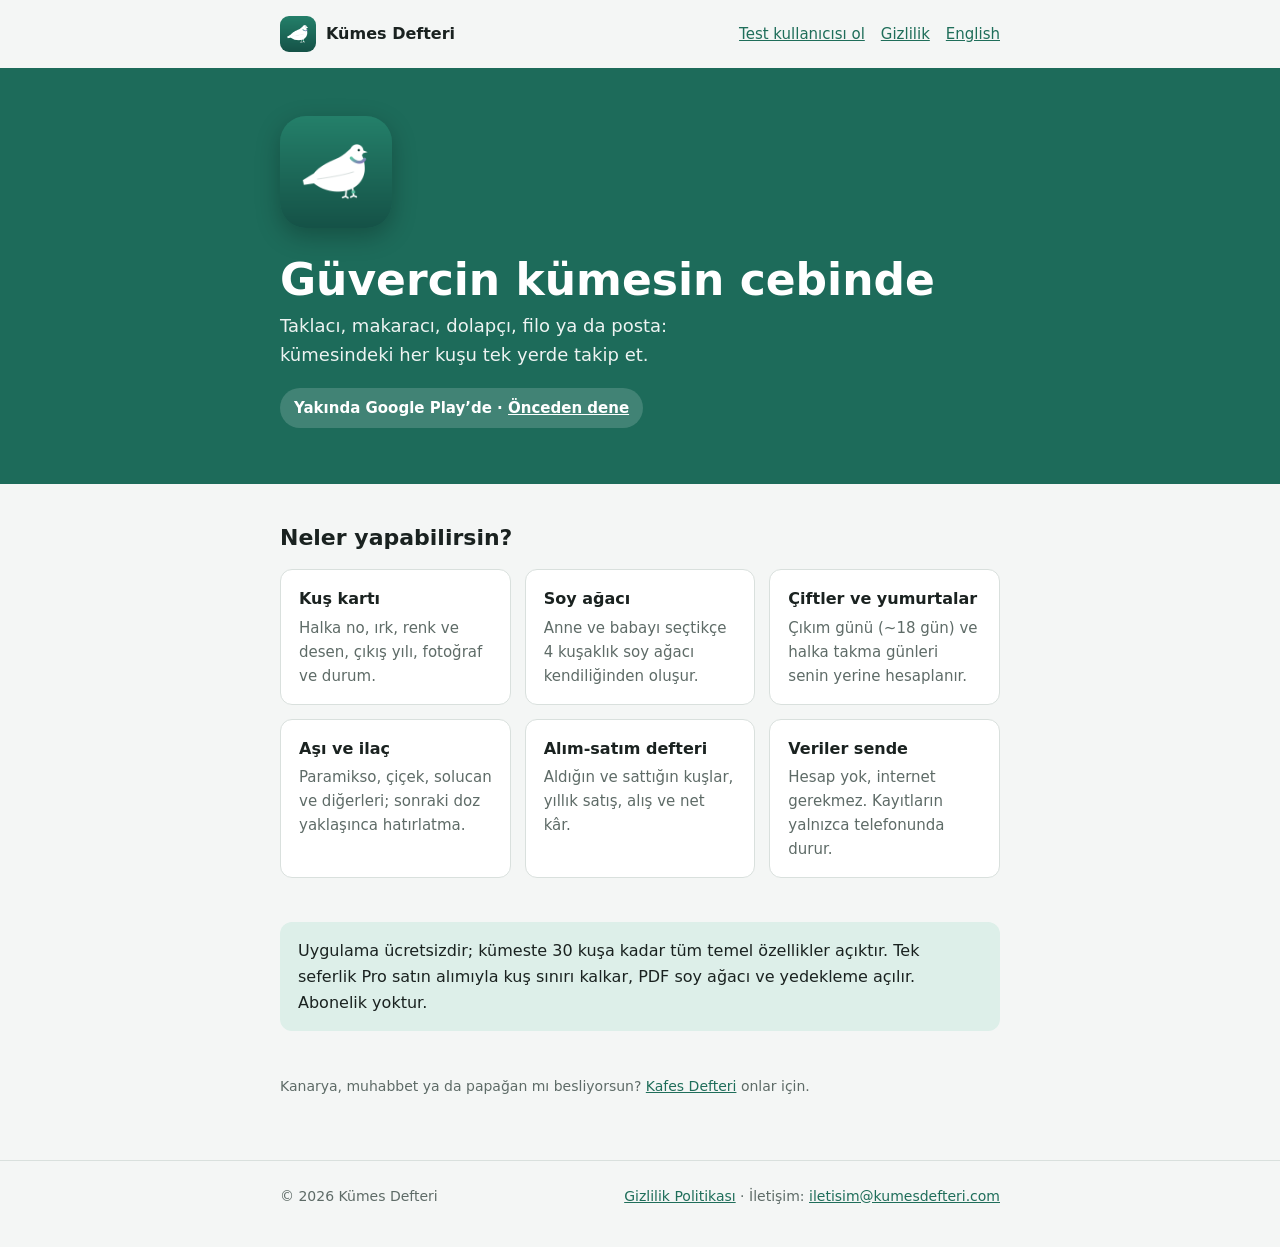
<file: index.html>
<!doctype html>
<html lang="tr">
<head>
  <meta charset="utf-8">
  <meta name="viewport" content="width=device-width, initial-scale=1">
  <title>Kümes Defteri – Güvercin kümes takip uygulaması</title>
  <meta name="description" content="Güvercin yetiştiricileri için kümes defteri: soy ağacı, halka, çift ve yumurta takibi, aşı hatırlatmaları ve alım-satım defteri.">
  <link rel="icon" href="/favicon.png">
  <link rel="alternate" hreflang="en" href="https://kumesdefteri.com/en/">
  <meta property="og:title" content="Kümes Defteri">
  <meta property="og:description" content="Güvercin kümesin cebinde.">
  <meta property="og:image" content="https://kumesdefteri.com/img/og-tr.png">
  <link rel="stylesheet" href="/style.css">
</head>
<body>
  <div class="wrap">
    <header class="top">
      <a class="brand" href="/"><img src="/img/icon.png" alt="">Kümes Defteri</a>
      <nav><a href="/test/">Test kullanıcısı ol</a><a href="/gizlilik/">Gizlilik</a><a href="/en/" lang="en">English</a></nav>
    </header>
  </div>

  <div class="hero">
    <div class="wrap">
      <img src="/img/icon.png" alt="Kümes Defteri simgesi">
      <div>
        <h1>Güvercin kümesin cebinde</h1>
        <p>Taklacı, makaracı, dolapçı, filo ya da posta: kümesindeki her kuşu tek yerde takip et.</p>
        <span class="badge">Yakında Google Play’de · <a href="/test/">Önceden dene</a></span>
      </div>
    </div>
  </div>

  <main class="wrap">
    <section>
      <h2>Neler yapabilirsin?</h2>
      <div class="features">
        <div class="card"><h3>Kuş kartı</h3><p>Halka no, ırk, renk ve desen, çıkış yılı, fotoğraf ve durum.</p></div>
        <div class="card"><h3>Soy ağacı</h3><p>Anne ve babayı seçtikçe 4 kuşaklık soy ağacı kendiliğinden oluşur.</p></div>
        <div class="card"><h3>Çiftler ve yumurtalar</h3><p>Çıkım günü (~18 gün) ve halka takma günleri senin yerine hesaplanır.</p></div>
        <div class="card"><h3>Aşı ve ilaç</h3><p>Paramikso, çiçek, solucan ve diğerleri; sonraki doz yaklaşınca hatırlatma.</p></div>
        <div class="card"><h3>Alım-satım defteri</h3><p>Aldığın ve sattığın kuşlar, yıllık satış, alış ve net kâr.</p></div>
        <div class="card"><h3>Veriler sende</h3><p>Hesap yok, internet gerekmez. Kayıtların yalnızca telefonunda durur.</p></div>
      </div>
    </section>

    <section>
      <div class="note">
        Uygulama ücretsizdir; kümeste 30 kuşa kadar tüm temel özellikler açıktır. Tek seferlik Pro satın alımıyla kuş sınırı kalkar, PDF soy ağacı ve yedekleme açılır. Abonelik yoktur.
      </div>
    </section>
    <section>
      <p class="small">Kanarya, muhabbet ya da papağan mı besliyorsun? <a href="/kafes/">Kafes Defteri</a> onlar için.</p>
    </section>
  </main>

  <footer>
    <div class="wrap">
      <span>© 2026 Kümes Defteri</span>
      <span><a href="/gizlilik/">Gizlilik Politikası</a> · İletişim: <a href="mailto:iletisim@kumesdefteri.com">iletisim@kumesdefteri.com</a></span>
    </div>
  </footer>
</body>
</html>
</file>
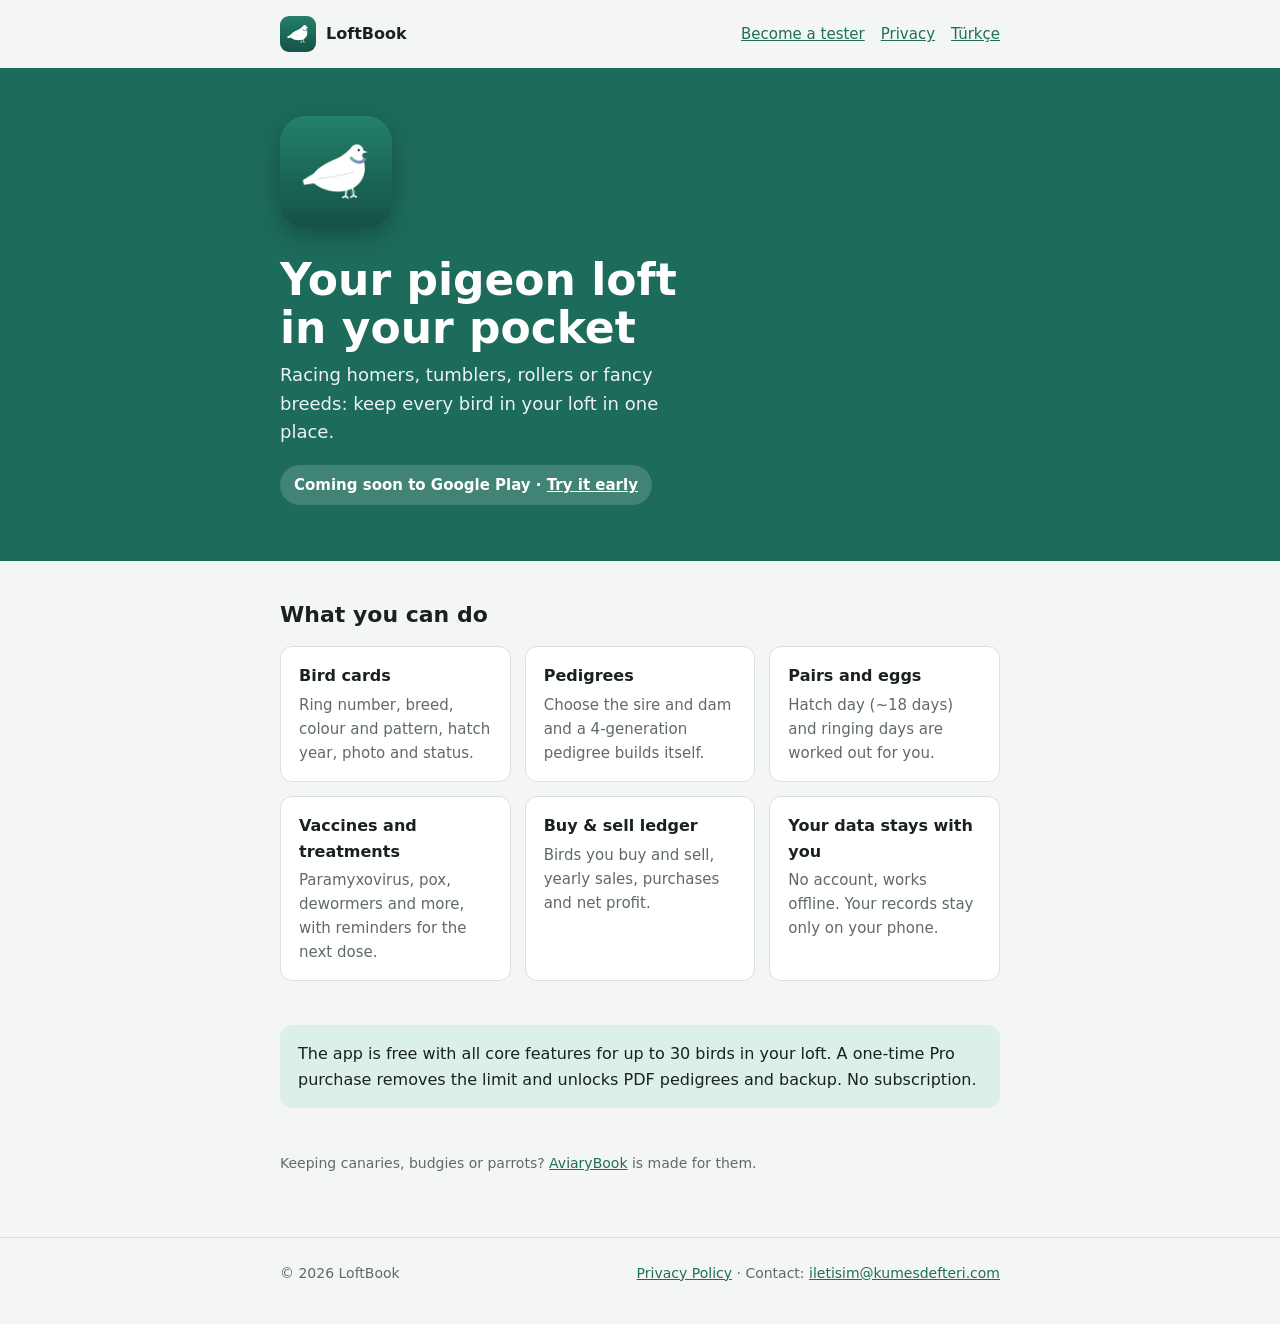
<file: en/index.html>
<!doctype html>
<html lang="en">
<head>
  <meta charset="utf-8">
  <meta name="viewport" content="width=device-width, initial-scale=1">
  <title>LoftBook – Pigeon loft manager</title>
  <meta name="description" content="A loft record book for pigeon fanciers: pedigrees, ring numbers, pairs and eggs, vaccine reminders and a buy & sell ledger.">
  <link rel="icon" href="/favicon.png">
  <link rel="alternate" hreflang="tr" href="https://kumesdefteri.com/">
  <meta property="og:title" content="LoftBook">
  <meta property="og:description" content="Your pigeon loft in your pocket.">
  <meta property="og:image" content="https://kumesdefteri.com/img/og-en.png">
  <link rel="stylesheet" href="/style.css">
</head>
<body>
  <div class="wrap">
    <header class="top">
      <a class="brand" href="/en/"><img src="/img/icon.png" alt="">LoftBook</a>
      <nav><a href="/en/test/">Become a tester</a><a href="/privacy/">Privacy</a><a href="/" lang="tr">Türkçe</a></nav>
    </header>
  </div>

  <div class="hero">
    <div class="wrap">
      <img src="/img/icon.png" alt="LoftBook icon">
      <div>
        <h1>Your pigeon loft in your pocket</h1>
        <p>Racing homers, tumblers, rollers or fancy breeds: keep every bird in your loft in one place.</p>
        <span class="badge">Coming soon to Google Play · <a href="/en/test/">Try it early</a></span>
      </div>
    </div>
  </div>

  <main class="wrap">
    <section>
      <h2>What you can do</h2>
      <div class="features">
        <div class="card"><h3>Bird cards</h3><p>Ring number, breed, colour and pattern, hatch year, photo and status.</p></div>
        <div class="card"><h3>Pedigrees</h3><p>Choose the sire and dam and a 4-generation pedigree builds itself.</p></div>
        <div class="card"><h3>Pairs and eggs</h3><p>Hatch day (~18 days) and ringing days are worked out for you.</p></div>
        <div class="card"><h3>Vaccines and treatments</h3><p>Paramyxovirus, pox, dewormers and more, with reminders for the next dose.</p></div>
        <div class="card"><h3>Buy &amp; sell ledger</h3><p>Birds you buy and sell, yearly sales, purchases and net profit.</p></div>
        <div class="card"><h3>Your data stays with you</h3><p>No account, works offline. Your records stay only on your phone.</p></div>
      </div>
    </section>

    <section>
      <div class="note">
        The app is free with all core features for up to 30 birds in your loft. A one-time Pro purchase removes the limit and unlocks PDF pedigrees and backup. No subscription.
      </div>
    </section>
    <section>
      <p class="small">Keeping canaries, budgies or parrots? <a href="/kafes/en/">AviaryBook</a> is made for them.</p>
    </section>
  </main>

  <footer>
    <div class="wrap">
      <span>© 2026 LoftBook</span>
      <span><a href="/privacy/">Privacy Policy</a> · Contact: <a href="mailto:iletisim@kumesdefteri.com">iletisim@kumesdefteri.com</a></span>
    </div>
  </footer>
</body>
</html>
</file>
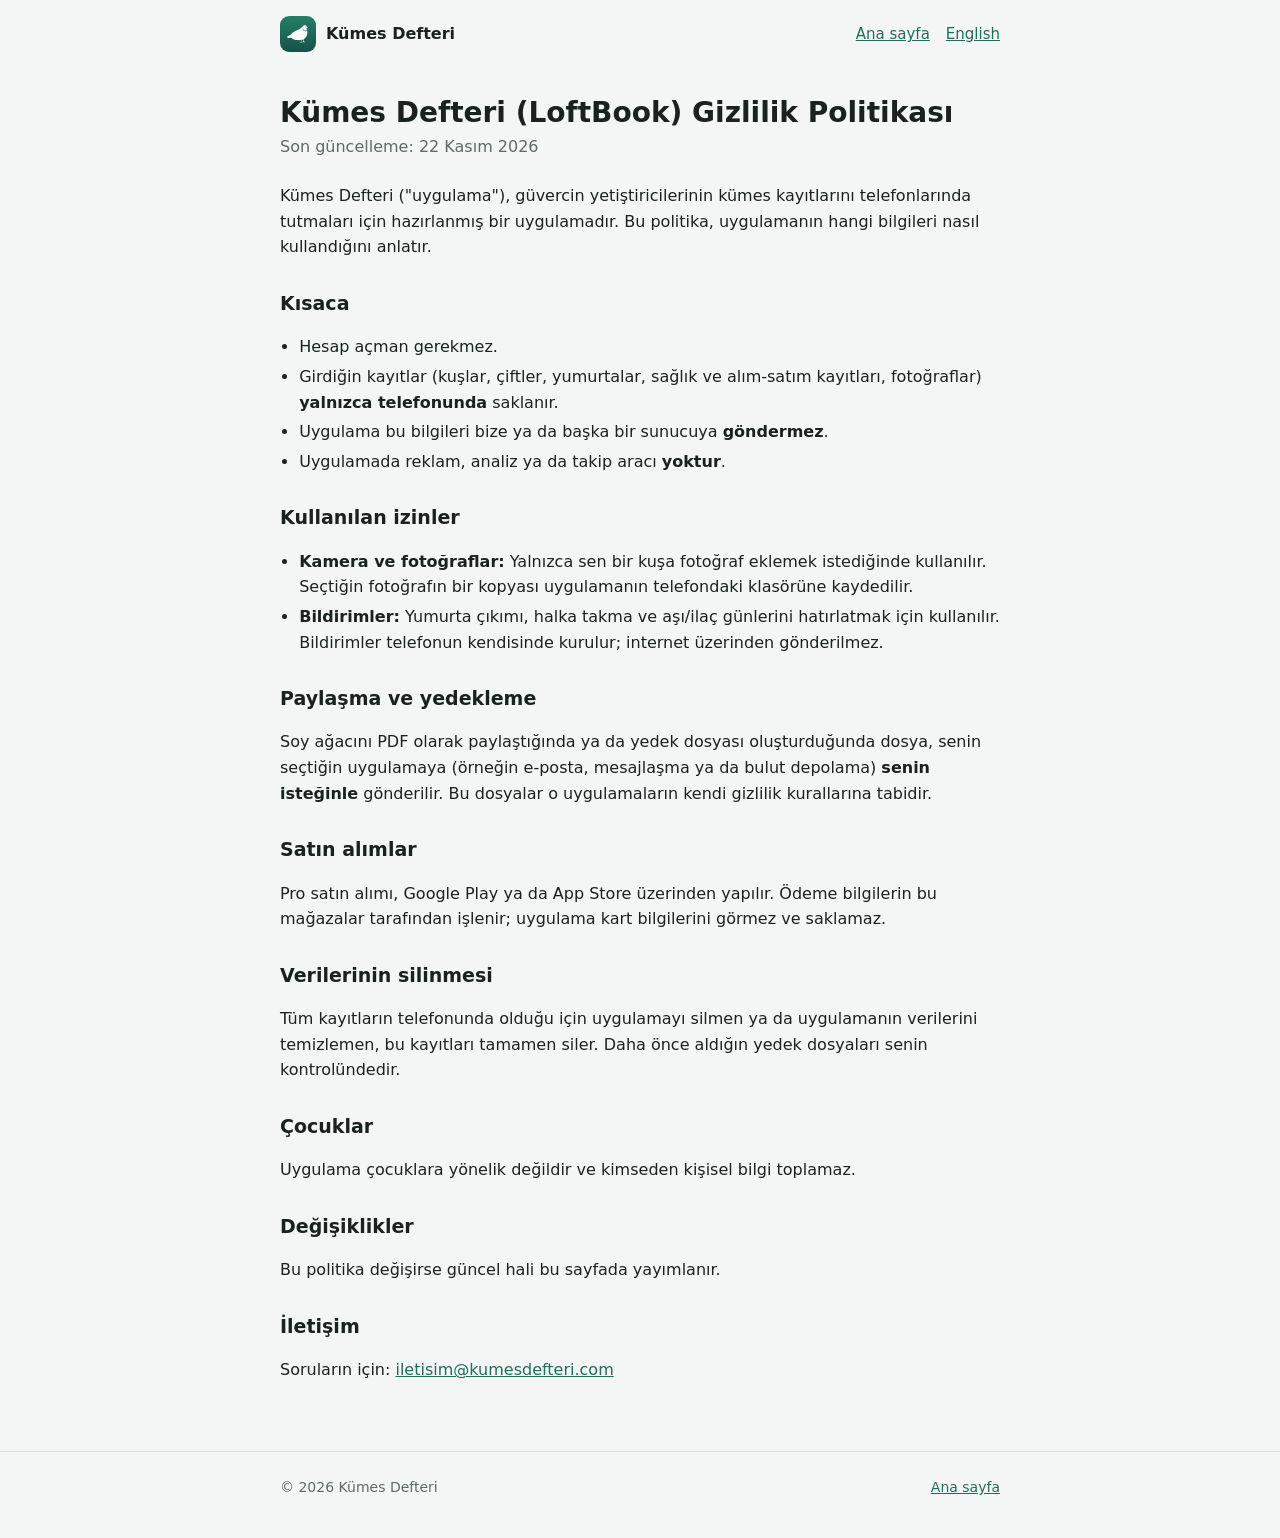
<file: gizlilik/index.html>
<!doctype html>
<html lang="tr">
<head>
  <meta charset="utf-8">
  <meta name="viewport" content="width=device-width, initial-scale=1">
  <title>Gizlilik Politikası – Kümes Defteri</title>
  <meta name="description" content="Kümes Defteri (LoftBook) uygulamasının gizlilik politikası.">
  <link rel="icon" href="/favicon.png">
  <link rel="alternate" hreflang="en" href="https://kumesdefteri.com/privacy/">
  <link rel="stylesheet" href="/style.css">
</head>
<body>
  <div class="wrap">
    <header class="top">
      <a class="brand" href="/"><img src="/img/icon.png" alt="">Kümes Defteri</a>
      <nav><a href="/">Ana sayfa</a><a href="/privacy/" lang="en">English</a></nav>
    </header>

    <article>
      <h1>Kümes Defteri (LoftBook) Gizlilik Politikası</h1>
      <p class="updated">Son güncelleme: 22 Kasım 2026</p>

      <p>Kümes Defteri ("uygulama"), güvercin yetiştiricilerinin kümes kayıtlarını telefonlarında tutmaları için hazırlanmış bir uygulamadır. Bu politika, uygulamanın hangi bilgileri nasıl kullandığını anlatır.</p>

      <h2>Kısaca</h2>
      <ul>
        <li>Hesap açman gerekmez.</li>
        <li>Girdiğin kayıtlar (kuşlar, çiftler, yumurtalar, sağlık ve alım-satım kayıtları, fotoğraflar) <strong>yalnızca telefonunda</strong> saklanır.</li>
        <li>Uygulama bu bilgileri bize ya da başka bir sunucuya <strong>göndermez</strong>.</li>
        <li>Uygulamada reklam, analiz ya da takip aracı <strong>yoktur</strong>.</li>
      </ul>

      <h2>Kullanılan izinler</h2>
      <ul>
        <li><strong>Kamera ve fotoğraflar:</strong> Yalnızca sen bir kuşa fotoğraf eklemek istediğinde kullanılır. Seçtiğin fotoğrafın bir kopyası uygulamanın telefondaki klasörüne kaydedilir.</li>
        <li><strong>Bildirimler:</strong> Yumurta çıkımı, halka takma ve aşı/ilaç günlerini hatırlatmak için kullanılır. Bildirimler telefonun kendisinde kurulur; internet üzerinden gönderilmez.</li>
      </ul>

      <h2>Paylaşma ve yedekleme</h2>
      <p>Soy ağacını PDF olarak paylaştığında ya da yedek dosyası oluşturduğunda dosya, senin seçtiğin uygulamaya (örneğin e-posta, mesajlaşma ya da bulut depolama) <strong>senin isteğinle</strong> gönderilir. Bu dosyalar o uygulamaların kendi gizlilik kurallarına tabidir.</p>

      <h2>Satın alımlar</h2>
      <p>Pro satın alımı, Google Play ya da App Store üzerinden yapılır. Ödeme bilgilerin bu mağazalar tarafından işlenir; uygulama kart bilgilerini görmez ve saklamaz.</p>

      <h2>Verilerinin silinmesi</h2>
      <p>Tüm kayıtların telefonunda olduğu için uygulamayı silmen ya da uygulamanın verilerini temizlemen, bu kayıtları tamamen siler. Daha önce aldığın yedek dosyaları senin kontrolündedir.</p>

      <h2>Çocuklar</h2>
      <p>Uygulama çocuklara yönelik değildir ve kimseden kişisel bilgi toplamaz.</p>

      <h2>Değişiklikler</h2>
      <p>Bu politika değişirse güncel hali bu sayfada yayımlanır.</p>

      <h2>İletişim</h2>
      <p>Soruların için: <a href="mailto:iletisim@kumesdefteri.com">iletisim@kumesdefteri.com</a></p>
    </article>
  </div>

  <footer>
    <div class="wrap">
      <span>© 2026 Kümes Defteri</span>
      <span><a href="/">Ana sayfa</a></span>
    </div>
  </footer>
</body>
</html>
</file>
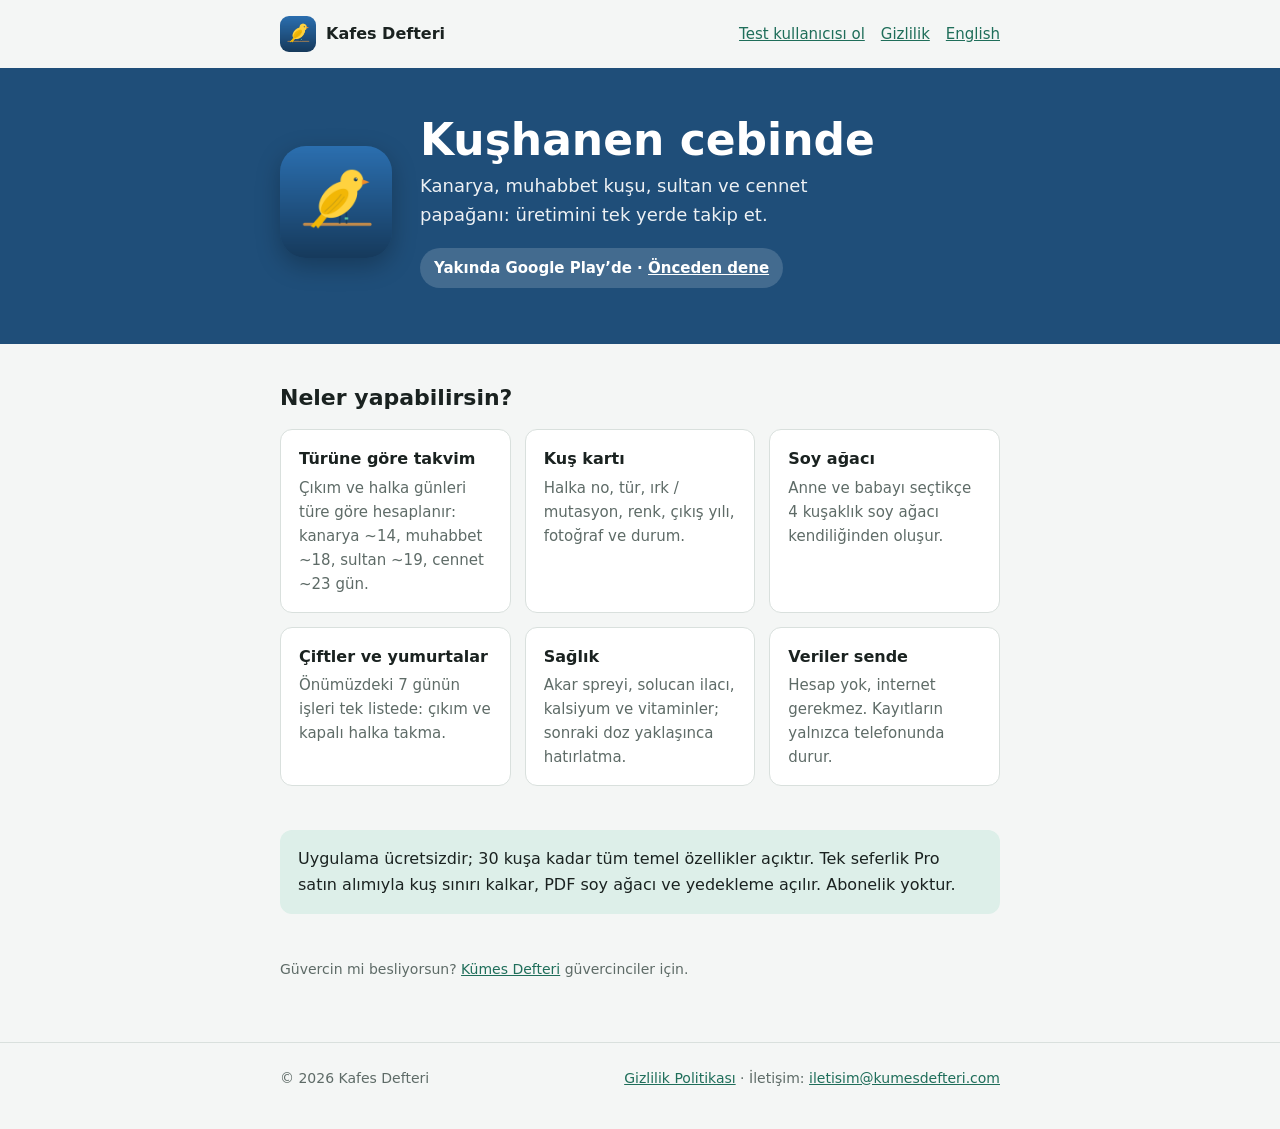
<file: kafes/index.html>
<!doctype html>
<html lang="tr">
<head>
  <meta charset="utf-8">
  <meta name="viewport" content="width=device-width, initial-scale=1">
  <title>Kafes Defteri – Kanarya, muhabbet ve papağan üretim takibi</title>
  <meta name="description" content="Kanarya, muhabbet kuşu ve papağan yetiştiricileri için üretim defteri: halka, soy ağacı, türüne göre kuluçka ve halka günleri, ilaç hatırlatmaları ve alım-satım defteri.">
  <link rel="icon" href="/img/kafes-favicon.png">
  <link rel="alternate" hreflang="en" href="https://kumesdefteri.com/kafes/en/">
  <meta property="og:title" content="Kafes Defteri">
  <meta property="og:description" content="Kanarya, muhabbet ve papağan defteri.">
  <meta property="og:image" content="https://kumesdefteri.com/img/og-kafes-tr.png">
  <link rel="stylesheet" href="/style.css">
  <style>.hero { background: #1F4E79; }</style>
</head>
<body>
  <div class="wrap">
    <header class="top">
      <a class="brand" href="/kafes/"><img src="/img/kafes-icon.png" alt="">Kafes Defteri</a>
      <nav><a href="/test/">Test kullanıcısı ol</a><a href="/kafes/gizlilik/">Gizlilik</a><a href="/kafes/en/" lang="en">English</a></nav>
    </header>
  </div>

  <div class="hero">
    <div class="wrap">
      <img src="/img/kafes-icon.png" alt="Kafes Defteri simgesi">
      <div>
        <h1>Kuşhanen cebinde</h1>
        <p>Kanarya, muhabbet kuşu, sultan ve cennet papağanı: üretimini tek yerde takip et.</p>
        <span class="badge">Yakında Google Play’de · <a href="/test/">Önceden dene</a></span>
      </div>
    </div>
  </div>

  <main class="wrap">
    <section>
      <h2>Neler yapabilirsin?</h2>
      <div class="features">
        <div class="card"><h3>Türüne göre takvim</h3><p>Çıkım ve halka günleri türe göre hesaplanır: kanarya ~14, muhabbet ~18, sultan ~19, cennet ~23 gün.</p></div>
        <div class="card"><h3>Kuş kartı</h3><p>Halka no, tür, ırk / mutasyon, renk, çıkış yılı, fotoğraf ve durum.</p></div>
        <div class="card"><h3>Soy ağacı</h3><p>Anne ve babayı seçtikçe 4 kuşaklık soy ağacı kendiliğinden oluşur.</p></div>
        <div class="card"><h3>Çiftler ve yumurtalar</h3><p>Önümüzdeki 7 günün işleri tek listede: çıkım ve kapalı halka takma.</p></div>
        <div class="card"><h3>Sağlık</h3><p>Akar spreyi, solucan ilacı, kalsiyum ve vitaminler; sonraki doz yaklaşınca hatırlatma.</p></div>
        <div class="card"><h3>Veriler sende</h3><p>Hesap yok, internet gerekmez. Kayıtların yalnızca telefonunda durur.</p></div>
      </div>
    </section>

    <section>
      <div class="note">
        Uygulama ücretsizdir; 30 kuşa kadar tüm temel özellikler açıktır. Tek seferlik Pro satın alımıyla kuş sınırı kalkar, PDF soy ağacı ve yedekleme açılır. Abonelik yoktur.
      </div>
    </section>

    <section>
      <p class="small">Güvercin mi besliyorsun? <a href="/">Kümes Defteri</a> güvercinciler için.</p>
    </section>
  </main>

  <footer>
    <div class="wrap">
      <span>© 2026 Kafes Defteri</span>
      <span><a href="/kafes/gizlilik/">Gizlilik Politikası</a> · İletişim: <a href="mailto:iletisim@kumesdefteri.com">iletisim@kumesdefteri.com</a></span>
    </div>
  </footer>
</body>
</html>
</file>
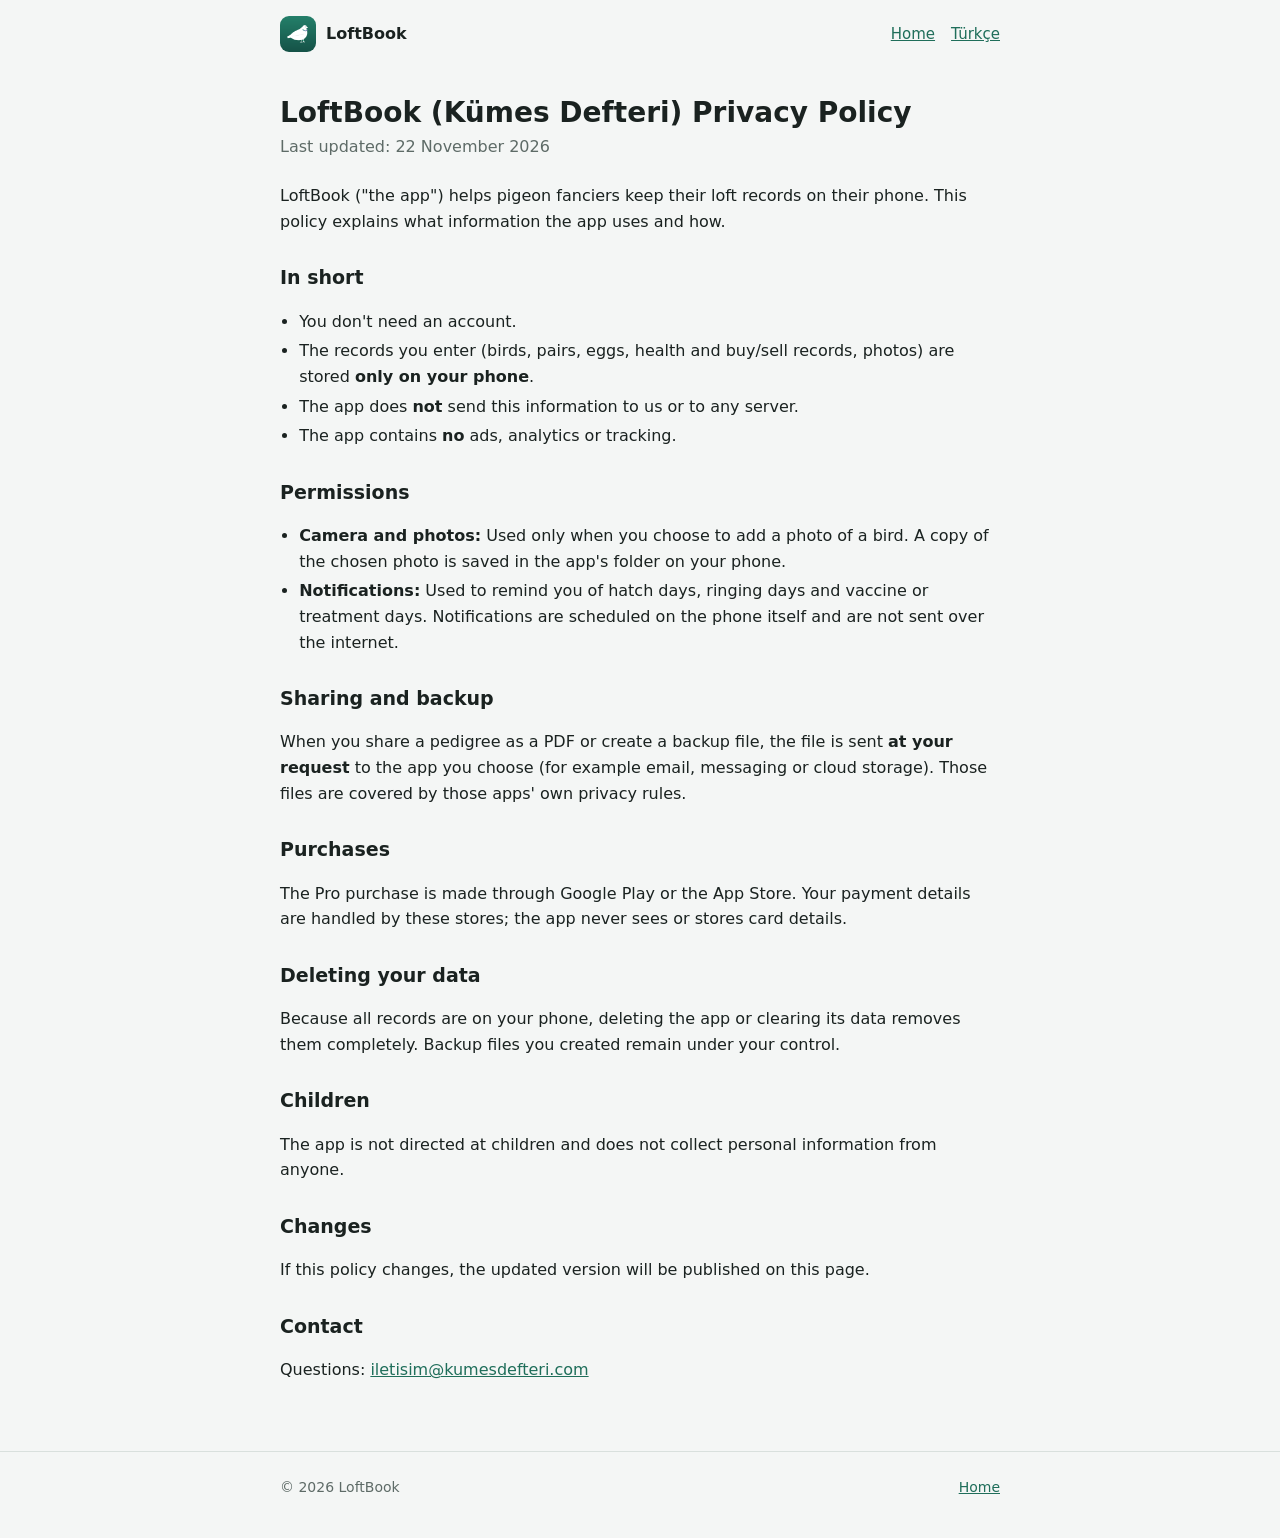
<file: privacy/index.html>
<!doctype html>
<html lang="en">
<head>
  <meta charset="utf-8">
  <meta name="viewport" content="width=device-width, initial-scale=1">
  <title>Privacy Policy – LoftBook</title>
  <meta name="description" content="Privacy policy of the LoftBook (Kümes Defteri) app.">
  <link rel="icon" href="/favicon.png">
  <link rel="alternate" hreflang="tr" href="https://kumesdefteri.com/gizlilik/">
  <link rel="stylesheet" href="/style.css">
</head>
<body>
  <div class="wrap">
    <header class="top">
      <a class="brand" href="/en/"><img src="/img/icon.png" alt="">LoftBook</a>
      <nav><a href="/en/">Home</a><a href="/gizlilik/" lang="tr">Türkçe</a></nav>
    </header>

    <article>
      <h1>LoftBook (Kümes Defteri) Privacy Policy</h1>
      <p class="updated">Last updated: 22 November 2026</p>

      <p>LoftBook ("the app") helps pigeon fanciers keep their loft records on their phone. This policy explains what information the app uses and how.</p>

      <h2>In short</h2>
      <ul>
        <li>You don't need an account.</li>
        <li>The records you enter (birds, pairs, eggs, health and buy/sell records, photos) are stored <strong>only on your phone</strong>.</li>
        <li>The app does <strong>not</strong> send this information to us or to any server.</li>
        <li>The app contains <strong>no</strong> ads, analytics or tracking.</li>
      </ul>

      <h2>Permissions</h2>
      <ul>
        <li><strong>Camera and photos:</strong> Used only when you choose to add a photo of a bird. A copy of the chosen photo is saved in the app's folder on your phone.</li>
        <li><strong>Notifications:</strong> Used to remind you of hatch days, ringing days and vaccine or treatment days. Notifications are scheduled on the phone itself and are not sent over the internet.</li>
      </ul>

      <h2>Sharing and backup</h2>
      <p>When you share a pedigree as a PDF or create a backup file, the file is sent <strong>at your request</strong> to the app you choose (for example email, messaging or cloud storage). Those files are covered by those apps' own privacy rules.</p>

      <h2>Purchases</h2>
      <p>The Pro purchase is made through Google Play or the App Store. Your payment details are handled by these stores; the app never sees or stores card details.</p>

      <h2>Deleting your data</h2>
      <p>Because all records are on your phone, deleting the app or clearing its data removes them completely. Backup files you created remain under your control.</p>

      <h2>Children</h2>
      <p>The app is not directed at children and does not collect personal information from anyone.</p>

      <h2>Changes</h2>
      <p>If this policy changes, the updated version will be published on this page.</p>

      <h2>Contact</h2>
      <p>Questions: <a href="mailto:iletisim@kumesdefteri.com">iletisim@kumesdefteri.com</a></p>
    </article>
  </div>

  <footer>
    <div class="wrap">
      <span>© 2026 LoftBook</span>
      <span><a href="/en/">Home</a></span>
    </div>
  </footer>
</body>
</html>
</file>
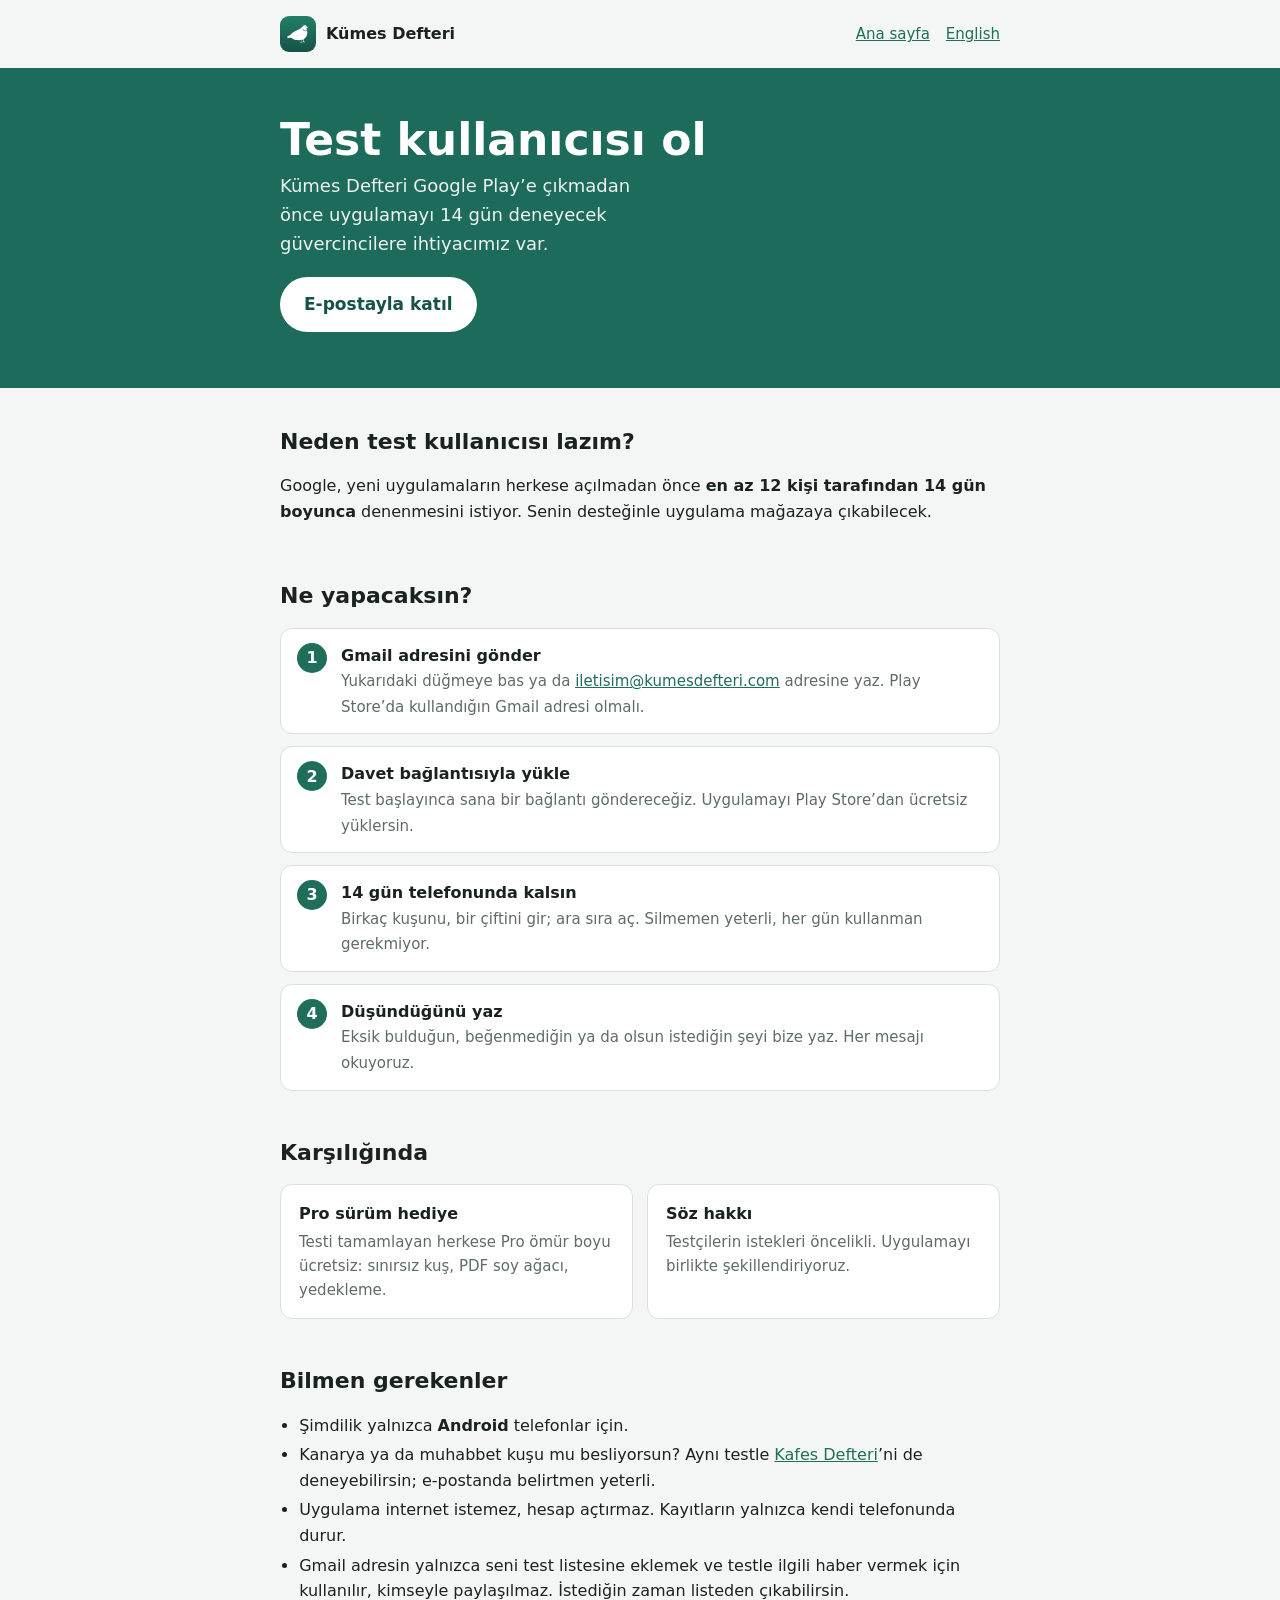
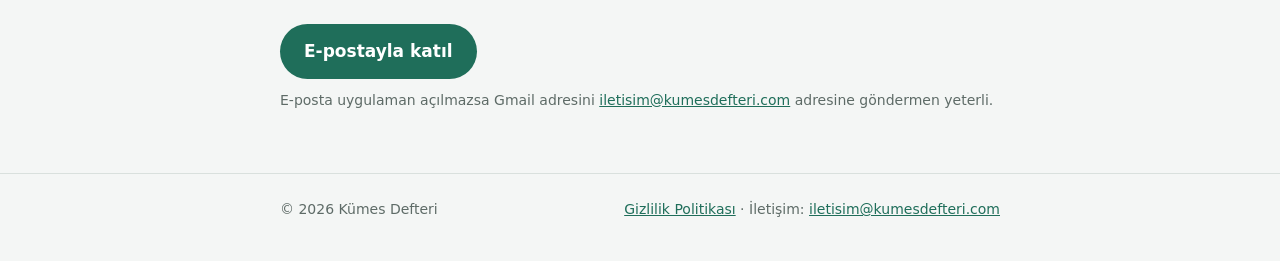
<file: test/index.html>
<!doctype html>
<html lang="tr">
<head>
  <meta charset="utf-8">
  <meta name="viewport" content="width=device-width, initial-scale=1">
  <title>Test kullanıcısı ol – Kümes Defteri</title>
  <meta name="description" content="Kümes Defteri Google Play'e çıkmadan önce uygulamayı 14 gün deneyecek güvercincilere ihtiyacımız var. Testi tamamlayana Pro sürüm hediye.">
  <link rel="icon" href="/favicon.png">
  <link rel="alternate" hreflang="en" href="https://kumesdefteri.com/en/test/">
  <meta property="og:title" content="Kümes Defteri test kullanıcısı ol">
  <meta property="og:description" content="Uygulamayı yayından önce 14 gün dene, Pro sürüm hediye.">
  <meta property="og:image" content="https://kumesdefteri.com/img/og-tr.png">
  <link rel="stylesheet" href="/style.css">
</head>
<body>
  <div class="wrap">
    <header class="top">
      <a class="brand" href="/"><img src="/img/icon.png" alt="">Kümes Defteri</a>
      <nav><a href="/">Ana sayfa</a><a href="/en/test/" lang="en">English</a></nav>
    </header>
  </div>

  <div class="hero">
    <div class="wrap">
      <div>
        <h1>Test kullanıcısı ol</h1>
        <p>Kümes Defteri Google Play’e çıkmadan önce uygulamayı 14 gün deneyecek güvercincilere ihtiyacımız var.</p>
        <a class="cta" href="mailto:iletisim@kumesdefteri.com?subject=Test%20kullan%C4%B1c%C4%B1s%C4%B1%20olmak%20istiyorum&amp;body=Merhaba%2C%0A%0ATeste%20kat%C4%B1lmak%20istiyorum.%0A%0AGmail%20adresim%3A%20%0AK%C3%BCmeste%20ka%C3%A7%20ku%C5%9F%20var%3A%20%0AHangi%20%C4%B1rklar%3A%20%0A">E-postayla katıl</a>
      </div>
    </div>
  </div>

  <main class="wrap">
    <section>
      <h2>Neden test kullanıcısı lazım?</h2>
      <p>Google, yeni uygulamaların herkese açılmadan önce <strong>en az 12 kişi tarafından 14 gün boyunca</strong> denenmesini istiyor. Senin desteğinle uygulama mağazaya çıkabilecek.</p>
    </section>

    <section>
      <h2>Ne yapacaksın?</h2>
      <ol class="steps">
        <li><strong>Gmail adresini gönder</strong><span>Yukarıdaki düğmeye bas ya da <a href="mailto:iletisim@kumesdefteri.com">iletisim@kumesdefteri.com</a> adresine yaz. Play Store’da kullandığın Gmail adresi olmalı.</span></li>
        <li><strong>Davet bağlantısıyla yükle</strong><span>Test başlayınca sana bir bağlantı göndereceğiz. Uygulamayı Play Store’dan ücretsiz yüklersin.</span></li>
        <li><strong>14 gün telefonunda kalsın</strong><span>Birkaç kuşunu, bir çiftini gir; ara sıra aç. Silmemen yeterli, her gün kullanman gerekmiyor.</span></li>
        <li><strong>Düşündüğünü yaz</strong><span>Eksik bulduğun, beğenmediğin ya da olsun istediğin şeyi bize yaz. Her mesajı okuyoruz.</span></li>
      </ol>
    </section>

    <section>
      <h2>Karşılığında</h2>
      <div class="features">
        <div class="card"><h3>Pro sürüm hediye</h3><p>Testi tamamlayan herkese Pro ömür boyu ücretsiz: sınırsız kuş, PDF soy ağacı, yedekleme.</p></div>
        <div class="card"><h3>Söz hakkı</h3><p>Testçilerin istekleri öncelikli. Uygulamayı birlikte şekillendiriyoruz.</p></div>
      </div>
    </section>

    <section>
      <h2>Bilmen gerekenler</h2>
      <ul>
        <li>Şimdilik yalnızca <strong>Android</strong> telefonlar için.</li>
        <li>Kanarya ya da muhabbet kuşu mu besliyorsun? Aynı testle <a href="/kafes/">Kafes Defteri</a>’ni de deneyebilirsin; e-postanda belirtmen yeterli.</li>
        <li>Uygulama internet istemez, hesap açtırmaz. Kayıtların yalnızca kendi telefonunda durur.</li>
        <li>Gmail adresin yalnızca seni test listesine eklemek ve testle ilgili haber vermek için kullanılır, kimseyle paylaşılmaz. İstediğin zaman listeden çıkabilirsin.</li>
      </ul>
      <p><a class="cta inline" href="mailto:iletisim@kumesdefteri.com?subject=Test%20kullan%C4%B1c%C4%B1s%C4%B1%20olmak%20istiyorum&amp;body=Merhaba%2C%0A%0ATeste%20kat%C4%B1lmak%20istiyorum.%0A%0AGmail%20adresim%3A%20%0AK%C3%BCmeste%20ka%C3%A7%20ku%C5%9F%20var%3A%20%0AHangi%20%C4%B1rklar%3A%20%0A">E-postayla katıl</a></p>
      <p class="small">E-posta uygulaman açılmazsa Gmail adresini <a href="mailto:iletisim@kumesdefteri.com">iletisim@kumesdefteri.com</a> adresine göndermen yeterli.</p>
    </section>
  </main>

  <footer>
    <div class="wrap">
      <span>© 2026 Kümes Defteri</span>
      <span><a href="/gizlilik/">Gizlilik Politikası</a> · İletişim: <a href="mailto:iletisim@kumesdefteri.com">iletisim@kumesdefteri.com</a></span>
    </div>
  </footer>
</body>
</html>
</file>
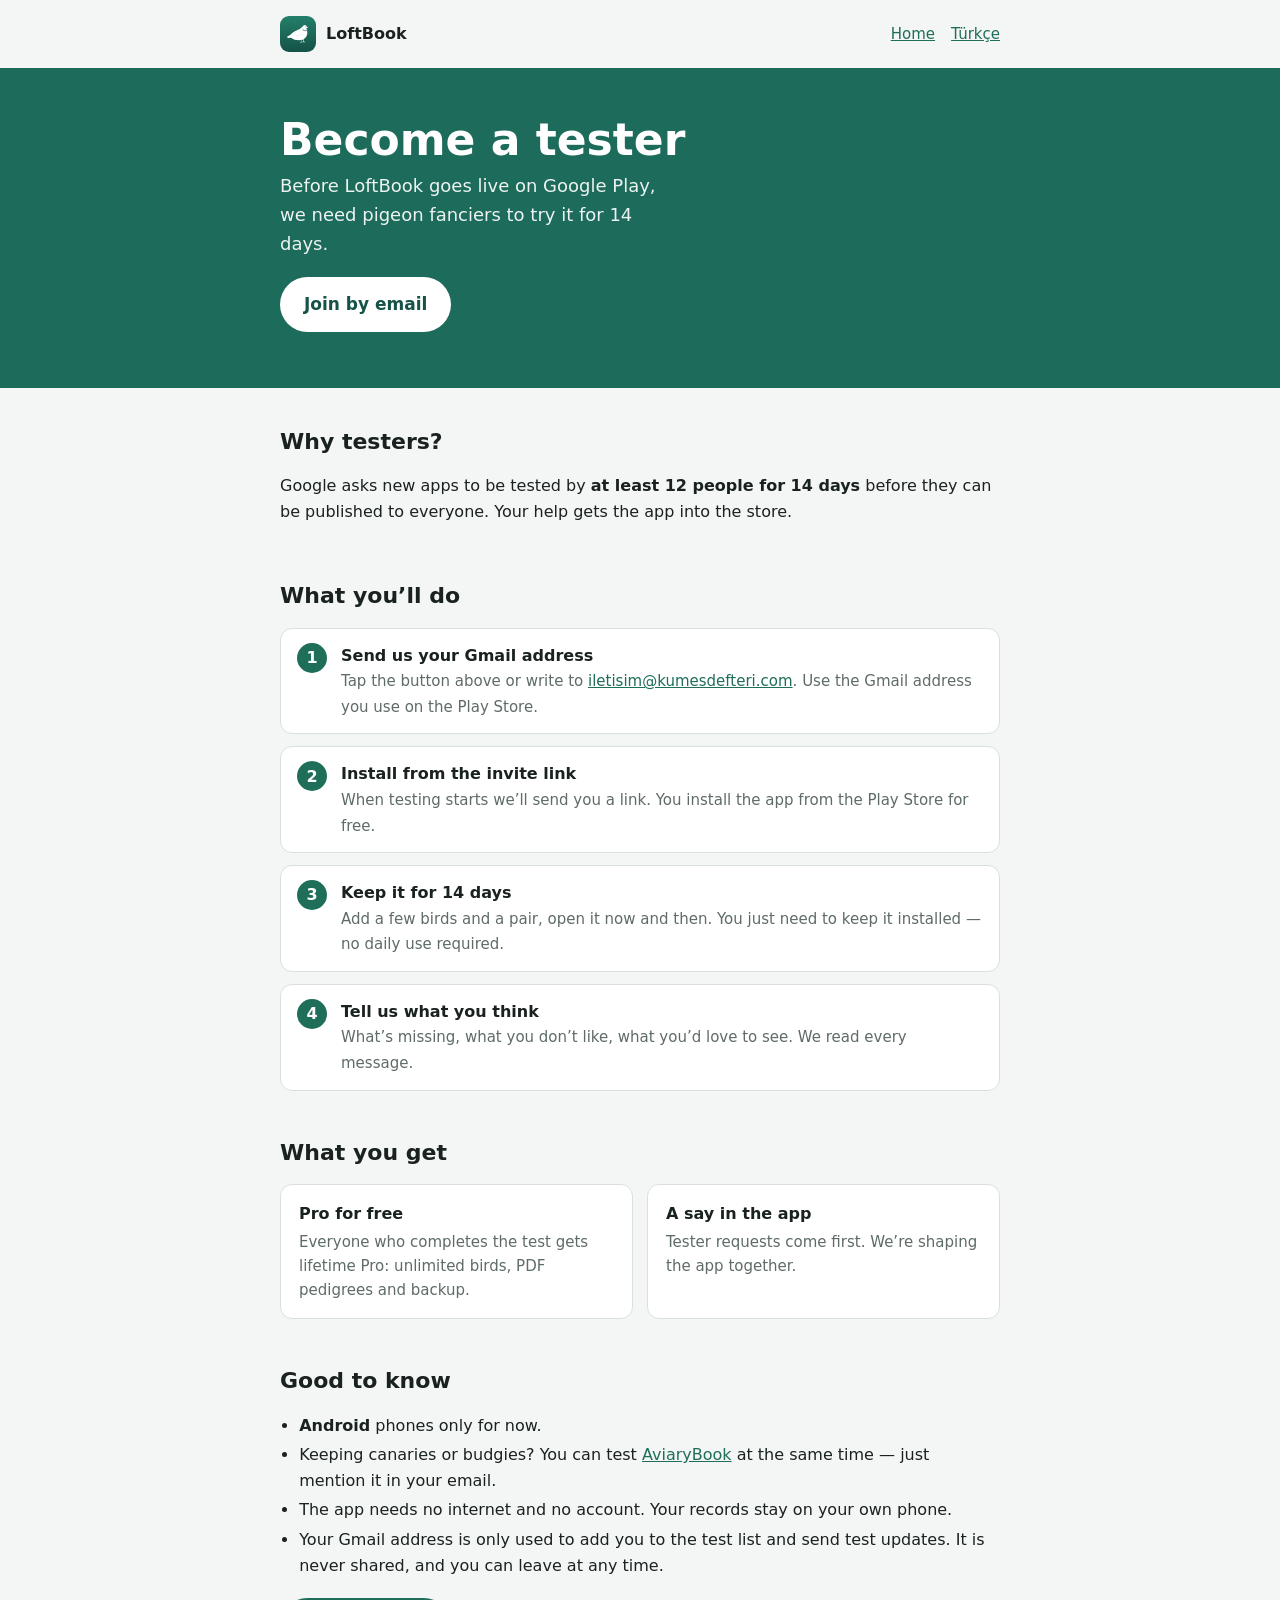
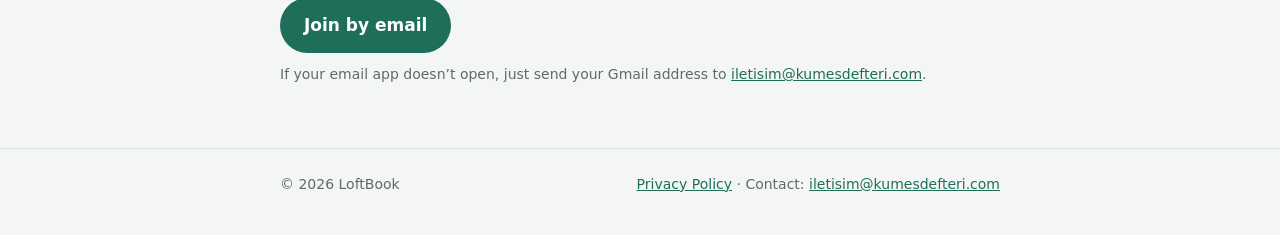
<file: en/test/index.html>
<!doctype html>
<html lang="en">
<head>
  <meta charset="utf-8">
  <meta name="viewport" content="width=device-width, initial-scale=1">
  <title>Become a tester – LoftBook</title>
  <meta name="description" content="Before LoftBook goes live on Google Play, we need pigeon fanciers to try it for 14 days. Everyone who completes the test gets Pro for free.">
  <link rel="icon" href="/favicon.png">
  <link rel="alternate" hreflang="tr" href="https://kumesdefteri.com/test/">
  <meta property="og:title" content="Become a LoftBook tester">
  <meta property="og:description" content="Try the app for 14 days before launch and get Pro for free.">
  <meta property="og:image" content="https://kumesdefteri.com/img/og-en.png">
  <link rel="stylesheet" href="/style.css">
</head>
<body>
  <div class="wrap">
    <header class="top">
      <a class="brand" href="/en/"><img src="/img/icon.png" alt="">LoftBook</a>
      <nav><a href="/en/">Home</a><a href="/test/" lang="tr">Türkçe</a></nav>
    </header>
  </div>

  <div class="hero">
    <div class="wrap">
      <div>
        <h1>Become a tester</h1>
        <p>Before LoftBook goes live on Google Play, we need pigeon fanciers to try it for 14 days.</p>
        <a class="cta" href="mailto:iletisim@kumesdefteri.com?subject=I%20would%20like%20to%20test%20LoftBook&amp;body=Hi%2C%0A%0AI%20would%20like%20to%20help%20test%20LoftBook.%0A%0AMy%20Gmail%20address%3A%20%0ABirds%20in%20my%20loft%3A%20%0ABreeds%3A%20%0A">Join by email</a>
      </div>
    </div>
  </div>

  <main class="wrap">
    <section>
      <h2>Why testers?</h2>
      <p>Google asks new apps to be tested by <strong>at least 12 people for 14 days</strong> before they can be published to everyone. Your help gets the app into the store.</p>
    </section>

    <section>
      <h2>What you’ll do</h2>
      <ol class="steps">
        <li><strong>Send us your Gmail address</strong><span>Tap the button above or write to <a href="mailto:iletisim@kumesdefteri.com">iletisim@kumesdefteri.com</a>. Use the Gmail address you use on the Play Store.</span></li>
        <li><strong>Install from the invite link</strong><span>When testing starts we’ll send you a link. You install the app from the Play Store for free.</span></li>
        <li><strong>Keep it for 14 days</strong><span>Add a few birds and a pair, open it now and then. You just need to keep it installed — no daily use required.</span></li>
        <li><strong>Tell us what you think</strong><span>What’s missing, what you don’t like, what you’d love to see. We read every message.</span></li>
      </ol>
    </section>

    <section>
      <h2>What you get</h2>
      <div class="features">
        <div class="card"><h3>Pro for free</h3><p>Everyone who completes the test gets lifetime Pro: unlimited birds, PDF pedigrees and backup.</p></div>
        <div class="card"><h3>A say in the app</h3><p>Tester requests come first. We’re shaping the app together.</p></div>
      </div>
    </section>

    <section>
      <h2>Good to know</h2>
      <ul>
        <li><strong>Android</strong> phones only for now.</li>
        <li>Keeping canaries or budgies? You can test <a href="/kafes/en/">AviaryBook</a> at the same time — just mention it in your email.</li>
        <li>The app needs no internet and no account. Your records stay on your own phone.</li>
        <li>Your Gmail address is only used to add you to the test list and send test updates. It is never shared, and you can leave at any time.</li>
      </ul>
      <p><a class="cta inline" href="mailto:iletisim@kumesdefteri.com?subject=I%20would%20like%20to%20test%20LoftBook&amp;body=Hi%2C%0A%0AI%20would%20like%20to%20help%20test%20LoftBook.%0A%0AMy%20Gmail%20address%3A%20%0ABirds%20in%20my%20loft%3A%20%0ABreeds%3A%20%0A">Join by email</a></p>
      <p class="small">If your email app doesn’t open, just send your Gmail address to <a href="mailto:iletisim@kumesdefteri.com">iletisim@kumesdefteri.com</a>.</p>
    </section>
  </main>

  <footer>
    <div class="wrap">
      <span>© 2026 LoftBook</span>
      <span><a href="/privacy/">Privacy Policy</a> · Contact: <a href="mailto:iletisim@kumesdefteri.com">iletisim@kumesdefteri.com</a></span>
    </div>
  </footer>
</body>
</html>
</file>
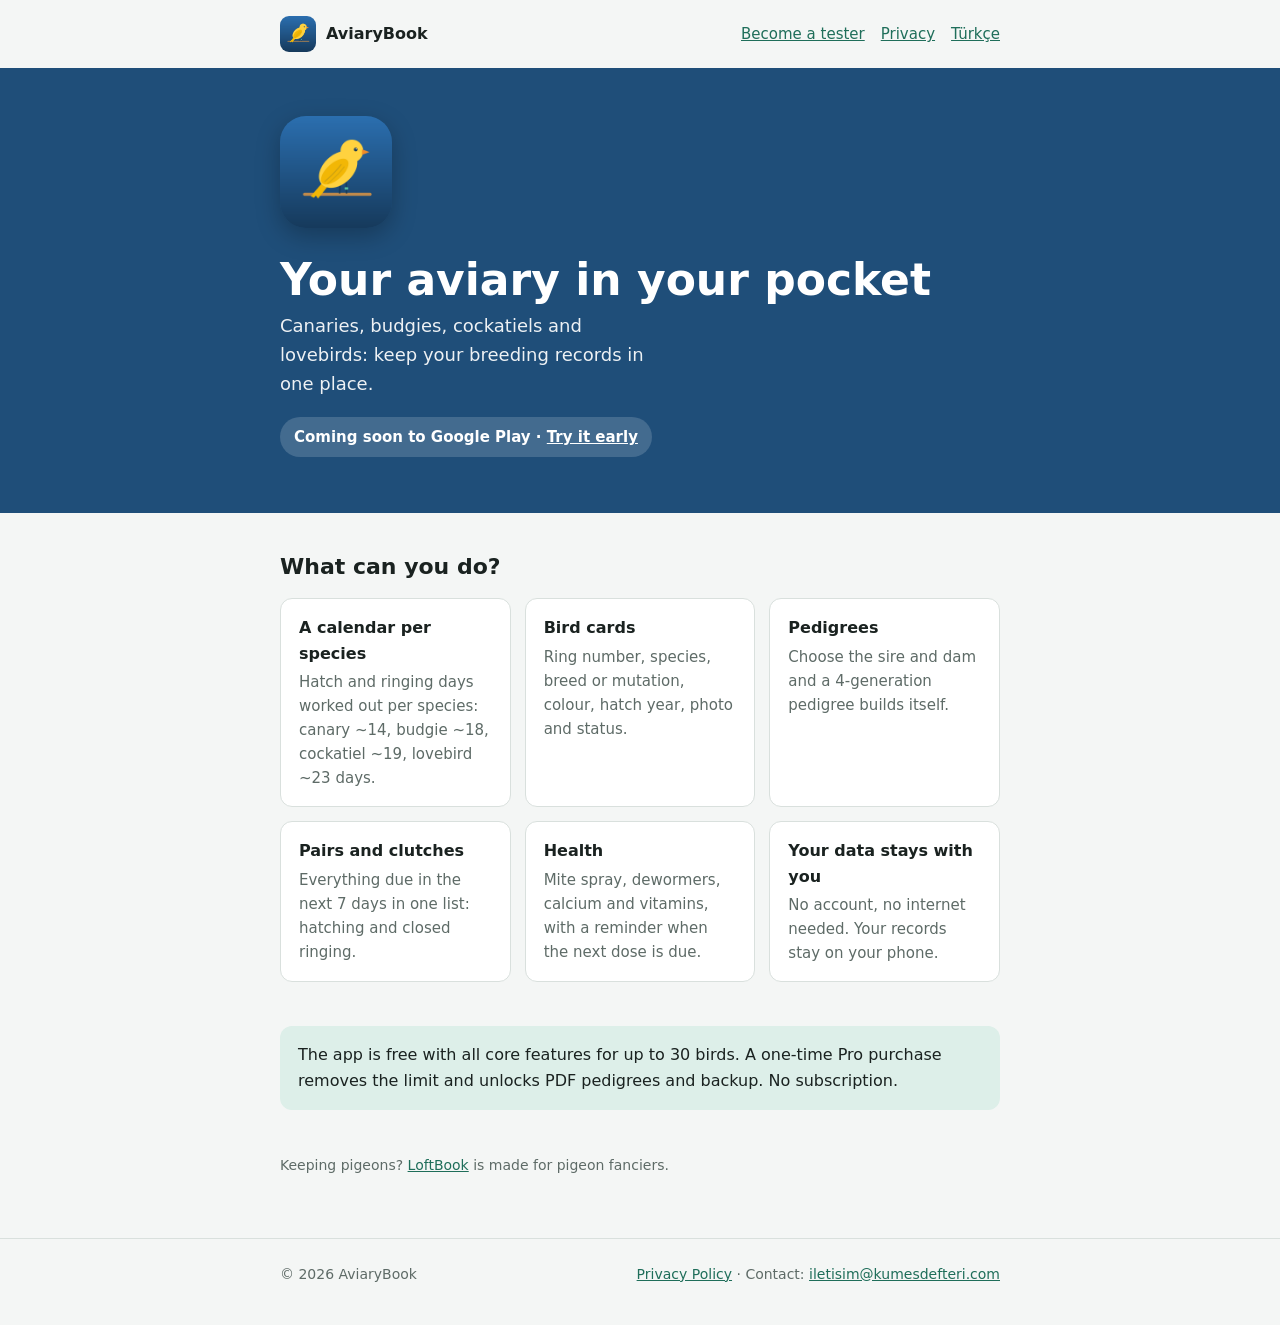
<file: kafes/en/index.html>
<!doctype html>
<html lang="en">
<head>
  <meta charset="utf-8">
  <meta name="viewport" content="width=device-width, initial-scale=1">
  <title>AviaryBook – Canary, budgie and parrot breeding log</title>
  <meta name="description" content="A breeding record book for canary, budgerigar and parrot keepers: rings, pedigrees, hatch and ringing days per species, health reminders and a buy &amp; sell ledger.">
  <link rel="icon" href="/img/kafes-favicon.png">
  <link rel="alternate" hreflang="tr" href="https://kumesdefteri.com/kafes/">
  <meta property="og:title" content="AviaryBook">
  <meta property="og:description" content="Your canary, budgie and parrot log.">
  <meta property="og:image" content="https://kumesdefteri.com/img/og-kafes-en.png">
  <link rel="stylesheet" href="/style.css">
  <style>.hero { background: #1F4E79; }</style>
</head>
<body>
  <div class="wrap">
    <header class="top">
      <a class="brand" href="/kafes/en/"><img src="/img/kafes-icon.png" alt="">AviaryBook</a>
      <nav><a href="/en/test/">Become a tester</a><a href="/kafes/privacy/">Privacy</a><a href="/kafes/" lang="tr">Türkçe</a></nav>
    </header>
  </div>

  <div class="hero">
    <div class="wrap">
      <img src="/img/kafes-icon.png" alt="AviaryBook icon">
      <div>
        <h1>Your aviary in your pocket</h1>
        <p>Canaries, budgies, cockatiels and lovebirds: keep your breeding records in one place.</p>
        <span class="badge">Coming soon to Google Play · <a href="/en/test/">Try it early</a></span>
      </div>
    </div>
  </div>

  <main class="wrap">
    <section>
      <h2>What can you do?</h2>
      <div class="features">
        <div class="card"><h3>A calendar per species</h3><p>Hatch and ringing days worked out per species: canary ~14, budgie ~18, cockatiel ~19, lovebird ~23 days.</p></div>
        <div class="card"><h3>Bird cards</h3><p>Ring number, species, breed or mutation, colour, hatch year, photo and status.</p></div>
        <div class="card"><h3>Pedigrees</h3><p>Choose the sire and dam and a 4-generation pedigree builds itself.</p></div>
        <div class="card"><h3>Pairs and clutches</h3><p>Everything due in the next 7 days in one list: hatching and closed ringing.</p></div>
        <div class="card"><h3>Health</h3><p>Mite spray, dewormers, calcium and vitamins, with a reminder when the next dose is due.</p></div>
        <div class="card"><h3>Your data stays with you</h3><p>No account, no internet needed. Your records stay on your phone.</p></div>
      </div>
    </section>

    <section>
      <div class="note">
        The app is free with all core features for up to 30 birds. A one-time Pro purchase removes the limit and unlocks PDF pedigrees and backup. No subscription.
      </div>
    </section>

    <section>
      <p class="small">Keeping pigeons? <a href="/en/">LoftBook</a> is made for pigeon fanciers.</p>
    </section>
  </main>

  <footer>
    <div class="wrap">
      <span>© 2026 AviaryBook</span>
      <span><a href="/kafes/privacy/">Privacy Policy</a> · Contact: <a href="mailto:iletisim@kumesdefteri.com">iletisim@kumesdefteri.com</a></span>
    </div>
  </footer>
</body>
</html>
</file>
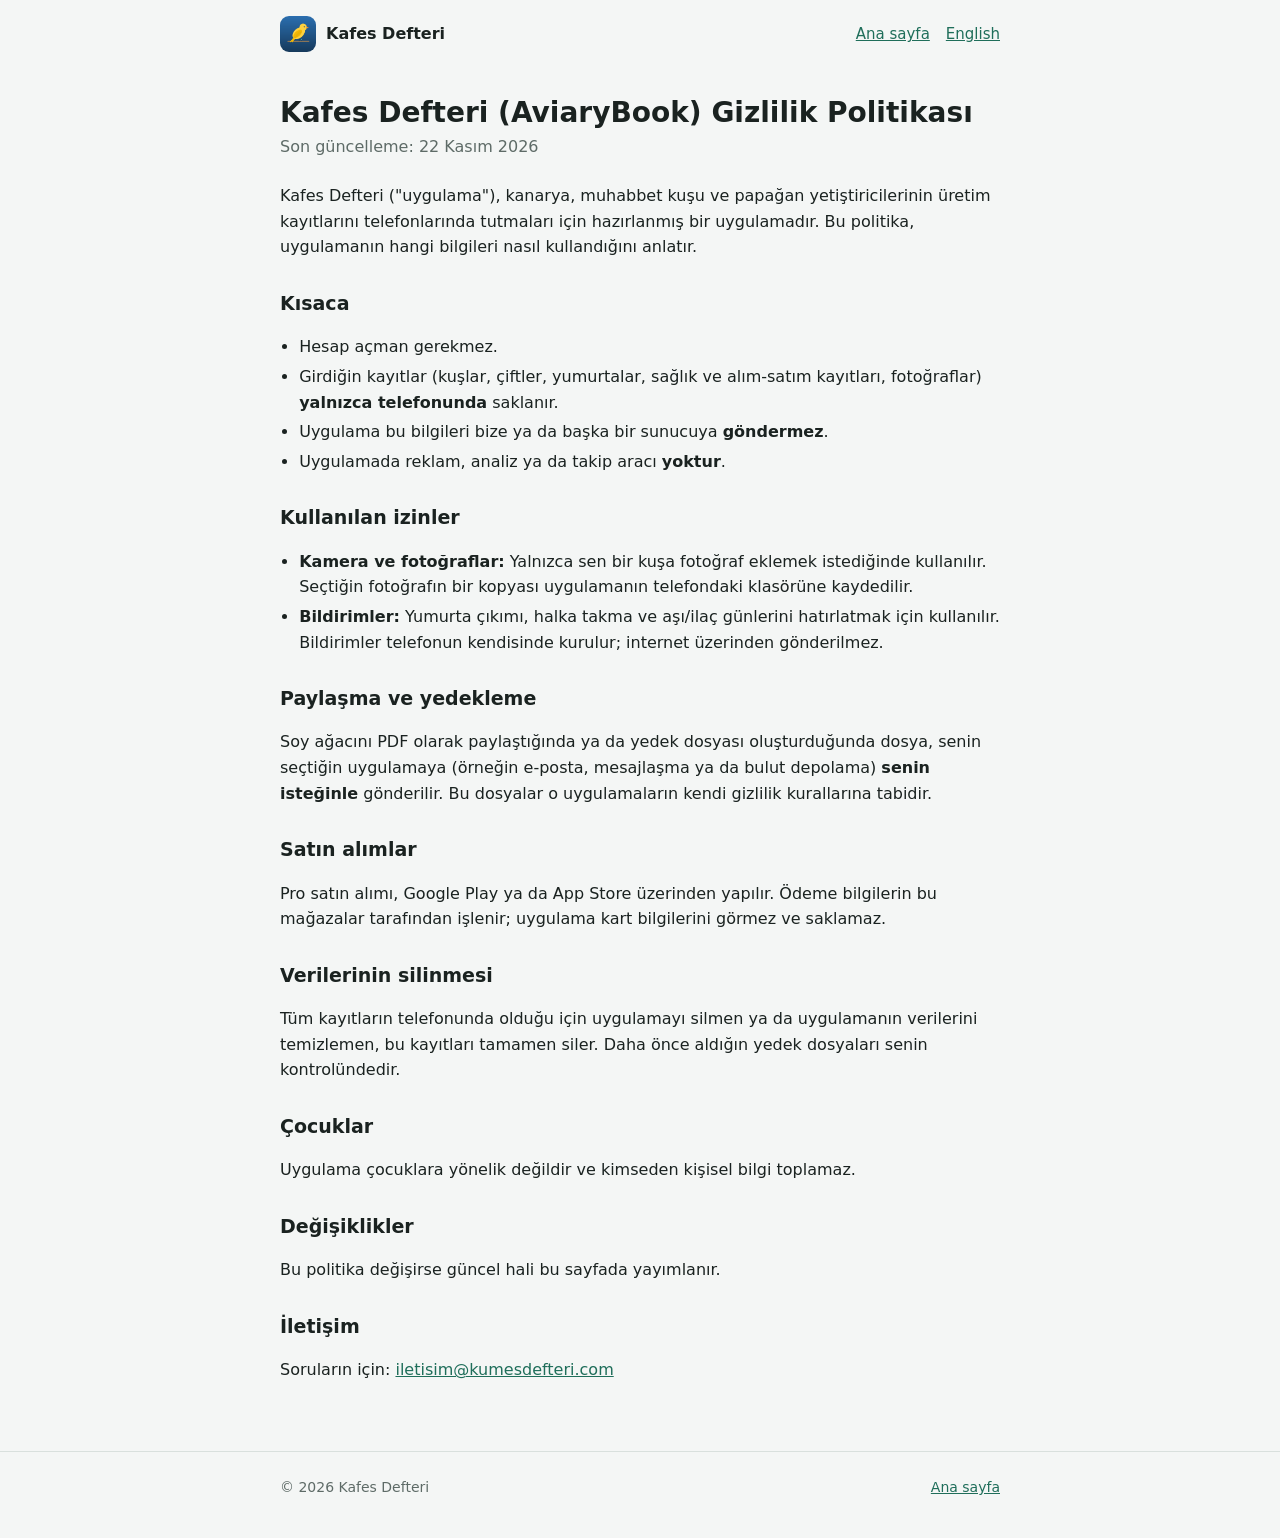
<file: kafes/gizlilik/index.html>
<!doctype html>
<html lang="tr">
<head>
  <meta charset="utf-8">
  <meta name="viewport" content="width=device-width, initial-scale=1">
  <title>Gizlilik Politikası – Kafes Defteri</title>
  <meta name="description" content="Kafes Defteri (AviaryBook) uygulamasının gizlilik politikası.">
  <link rel="icon" href="/img/kafes-favicon.png">
  <link rel="alternate" hreflang="en" href="https://kumesdefteri.com/kafes/privacy/">
  <link rel="stylesheet" href="/style.css">
</head>
<body>
  <div class="wrap">
    <header class="top">
      <a class="brand" href="/kafes/"><img src="/img/kafes-icon.png" alt="">Kafes Defteri</a>
      <nav><a href="/kafes/">Ana sayfa</a><a href="/kafes/privacy/" lang="en">English</a></nav>
    </header>

    <article>
      <h1>Kafes Defteri (AviaryBook) Gizlilik Politikası</h1>
      <p class="updated">Son güncelleme: 22 Kasım 2026</p>

      <p>Kafes Defteri ("uygulama"), kanarya, muhabbet kuşu ve papağan yetiştiricilerinin üretim kayıtlarını telefonlarında tutmaları için hazırlanmış bir uygulamadır. Bu politika, uygulamanın hangi bilgileri nasıl kullandığını anlatır.</p>

      <h2>Kısaca</h2>
      <ul>
        <li>Hesap açman gerekmez.</li>
        <li>Girdiğin kayıtlar (kuşlar, çiftler, yumurtalar, sağlık ve alım-satım kayıtları, fotoğraflar) <strong>yalnızca telefonunda</strong> saklanır.</li>
        <li>Uygulama bu bilgileri bize ya da başka bir sunucuya <strong>göndermez</strong>.</li>
        <li>Uygulamada reklam, analiz ya da takip aracı <strong>yoktur</strong>.</li>
      </ul>

      <h2>Kullanılan izinler</h2>
      <ul>
        <li><strong>Kamera ve fotoğraflar:</strong> Yalnızca sen bir kuşa fotoğraf eklemek istediğinde kullanılır. Seçtiğin fotoğrafın bir kopyası uygulamanın telefondaki klasörüne kaydedilir.</li>
        <li><strong>Bildirimler:</strong> Yumurta çıkımı, halka takma ve aşı/ilaç günlerini hatırlatmak için kullanılır. Bildirimler telefonun kendisinde kurulur; internet üzerinden gönderilmez.</li>
      </ul>

      <h2>Paylaşma ve yedekleme</h2>
      <p>Soy ağacını PDF olarak paylaştığında ya da yedek dosyası oluşturduğunda dosya, senin seçtiğin uygulamaya (örneğin e-posta, mesajlaşma ya da bulut depolama) <strong>senin isteğinle</strong> gönderilir. Bu dosyalar o uygulamaların kendi gizlilik kurallarına tabidir.</p>

      <h2>Satın alımlar</h2>
      <p>Pro satın alımı, Google Play ya da App Store üzerinden yapılır. Ödeme bilgilerin bu mağazalar tarafından işlenir; uygulama kart bilgilerini görmez ve saklamaz.</p>

      <h2>Verilerinin silinmesi</h2>
      <p>Tüm kayıtların telefonunda olduğu için uygulamayı silmen ya da uygulamanın verilerini temizlemen, bu kayıtları tamamen siler. Daha önce aldığın yedek dosyaları senin kontrolündedir.</p>

      <h2>Çocuklar</h2>
      <p>Uygulama çocuklara yönelik değildir ve kimseden kişisel bilgi toplamaz.</p>

      <h2>Değişiklikler</h2>
      <p>Bu politika değişirse güncel hali bu sayfada yayımlanır.</p>

      <h2>İletişim</h2>
      <p>Soruların için: <a href="mailto:iletisim@kumesdefteri.com">iletisim@kumesdefteri.com</a></p>
    </article>
  </div>

  <footer>
    <div class="wrap">
      <span>© 2026 Kafes Defteri</span>
      <span><a href="/kafes/">Ana sayfa</a></span>
    </div>
  </footer>
</body>
</html>
</file>
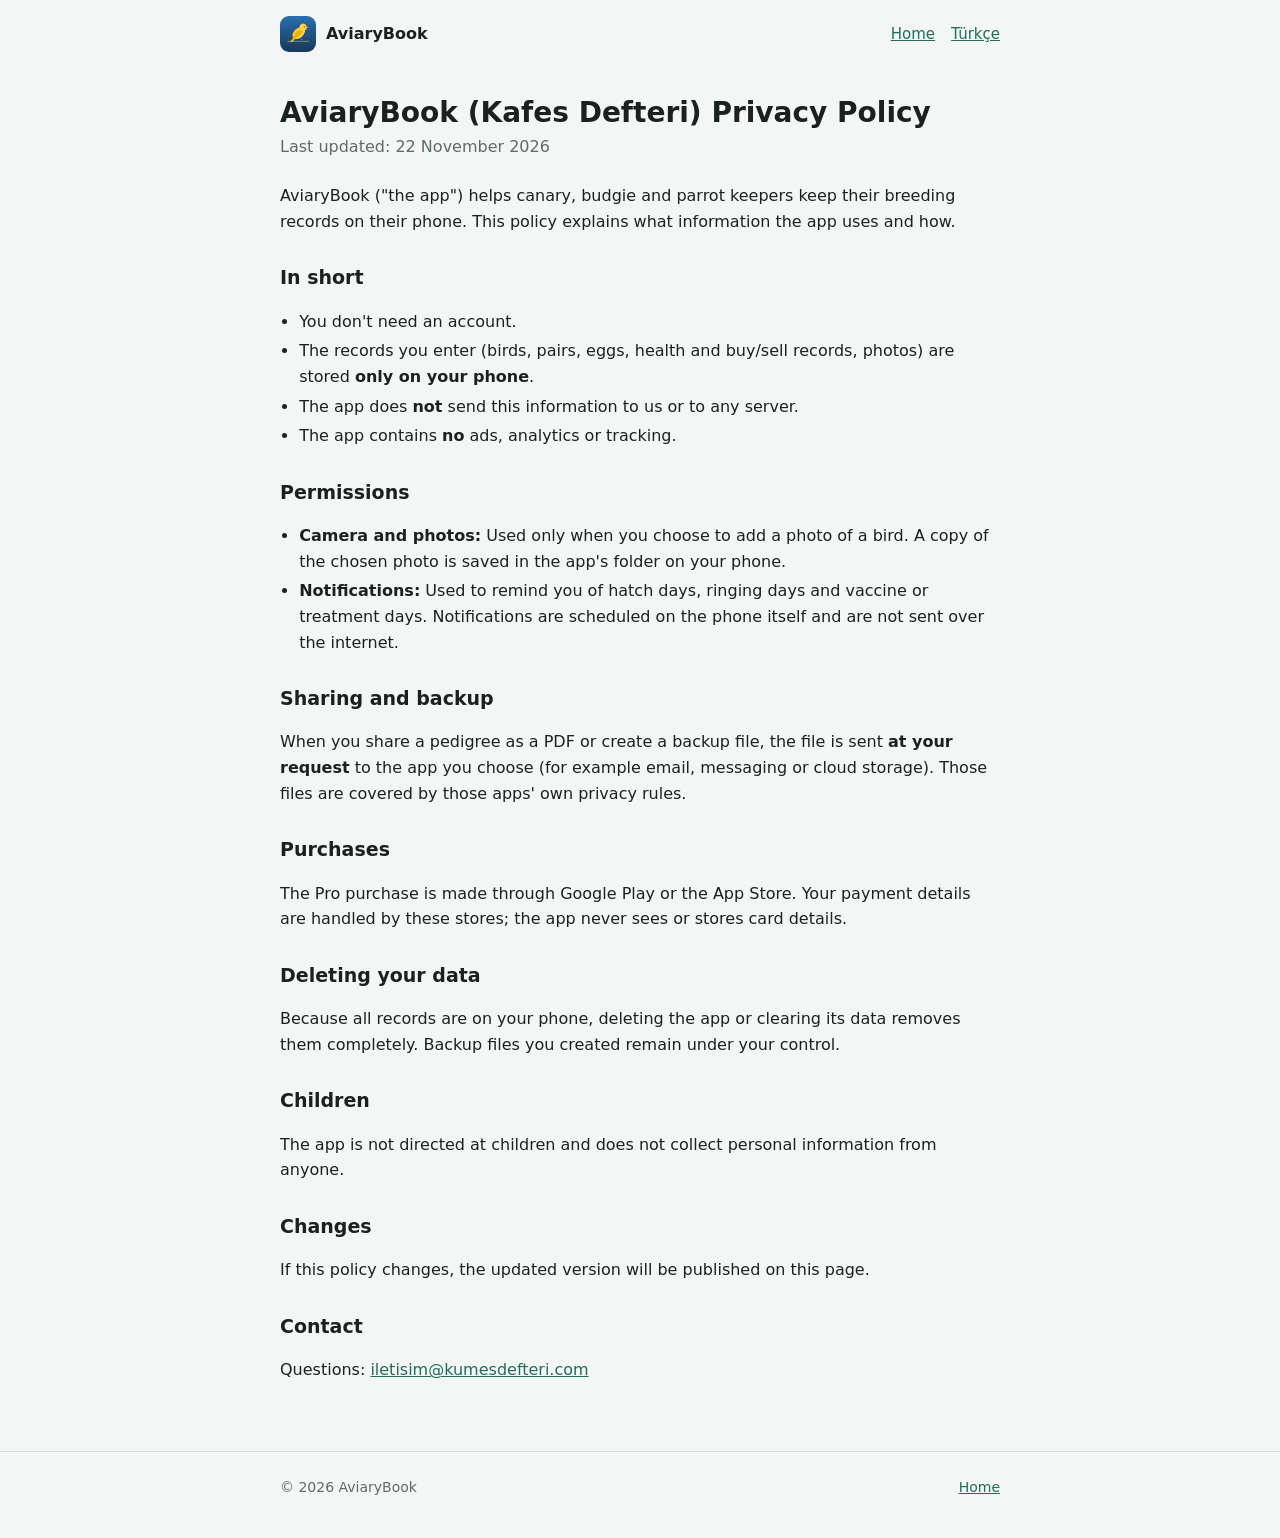
<file: kafes/privacy/index.html>
<!doctype html>
<html lang="en">
<head>
  <meta charset="utf-8">
  <meta name="viewport" content="width=device-width, initial-scale=1">
  <title>Privacy Policy – AviaryBook</title>
  <meta name="description" content="Privacy policy of the AviaryBook (Kafes Defteri) app.">
  <link rel="icon" href="/img/kafes-favicon.png">
  <link rel="alternate" hreflang="tr" href="https://kumesdefteri.com/kafes/gizlilik/">
  <link rel="stylesheet" href="/style.css">
</head>
<body>
  <div class="wrap">
    <header class="top">
      <a class="brand" href="/kafes/en/"><img src="/img/kafes-icon.png" alt="">AviaryBook</a>
      <nav><a href="/kafes/en/">Home</a><a href="/kafes/gizlilik/" lang="tr">Türkçe</a></nav>
    </header>

    <article>
      <h1>AviaryBook (Kafes Defteri) Privacy Policy</h1>
      <p class="updated">Last updated: 22 November 2026</p>

      <p>AviaryBook ("the app") helps canary, budgie and parrot keepers keep their breeding records on their phone. This policy explains what information the app uses and how.</p>

      <h2>In short</h2>
      <ul>
        <li>You don't need an account.</li>
        <li>The records you enter (birds, pairs, eggs, health and buy/sell records, photos) are stored <strong>only on your phone</strong>.</li>
        <li>The app does <strong>not</strong> send this information to us or to any server.</li>
        <li>The app contains <strong>no</strong> ads, analytics or tracking.</li>
      </ul>

      <h2>Permissions</h2>
      <ul>
        <li><strong>Camera and photos:</strong> Used only when you choose to add a photo of a bird. A copy of the chosen photo is saved in the app's folder on your phone.</li>
        <li><strong>Notifications:</strong> Used to remind you of hatch days, ringing days and vaccine or treatment days. Notifications are scheduled on the phone itself and are not sent over the internet.</li>
      </ul>

      <h2>Sharing and backup</h2>
      <p>When you share a pedigree as a PDF or create a backup file, the file is sent <strong>at your request</strong> to the app you choose (for example email, messaging or cloud storage). Those files are covered by those apps' own privacy rules.</p>

      <h2>Purchases</h2>
      <p>The Pro purchase is made through Google Play or the App Store. Your payment details are handled by these stores; the app never sees or stores card details.</p>

      <h2>Deleting your data</h2>
      <p>Because all records are on your phone, deleting the app or clearing its data removes them completely. Backup files you created remain under your control.</p>

      <h2>Children</h2>
      <p>The app is not directed at children and does not collect personal information from anyone.</p>

      <h2>Changes</h2>
      <p>If this policy changes, the updated version will be published on this page.</p>

      <h2>Contact</h2>
      <p>Questions: <a href="mailto:iletisim@kumesdefteri.com">iletisim@kumesdefteri.com</a></p>
    </article>
  </div>

  <footer>
    <div class="wrap">
      <span>© 2026 AviaryBook</span>
      <span><a href="/kafes/en/">Home</a></span>
    </div>
  </footer>
</body>
</html>
</file>
<file: style.css>
/* Kümes Defteri / LoftBook sitesi. Uygulamanın renkleriyle aynı: arduvaz nötrler + güvercin boynu yeşili. */
:root {
  --bg: #f4f6f5;
  --surface: #ffffff;
  --text: #1a2220;
  --muted: #5e6b67;
  --border: #d9e0dd;
  --accent: #1f6e5a;
  --accent-soft: #ddefe9;
  --hero: #1d6b5a;
  --hero-text: #ffffff;
  --font: system-ui, -apple-system, "Segoe UI", Roboto, Arial, sans-serif;
}
@media (prefers-color-scheme: dark) {
  :root {
    --bg: #101615;
    --surface: #18201e;
    --text: #e6edea;
    --muted: #9aa8a3;
    --border: #2b3633;
    --accent: #5bc2a3;
    --accent-soft: #17322b;
    --hero: #155247;
  }
}
* { box-sizing: border-box; }
body { margin: 0; background: var(--bg); color: var(--text); font-family: var(--font); line-height: 1.6; }
a { color: var(--accent); }
.wrap { max-width: 760px; margin: 0 auto; padding: 0 20px; }
header.top { display: flex; align-items: center; justify-content: space-between; gap: 12px; padding: 16px 0; }
header.top .brand { display: flex; align-items: center; gap: 10px; font-weight: 800; color: var(--text); text-decoration: none; }
header.top .brand img { width: 36px; height: 36px; border-radius: 9px; }
header.top nav { display: flex; flex-wrap: wrap; justify-content: flex-end; gap: 4px 16px; font-size: 15px; }
header.top nav a, header.top .brand { white-space: nowrap; }
.hero { background: var(--hero); color: var(--hero-text); padding: 48px 0 56px; }
.hero .wrap { display: flex; gap: 28px; align-items: center; flex-wrap: wrap; }
.hero img { width: 112px; height: 112px; border-radius: 26px; box-shadow: 0 8px 24px rgba(0, 0, 0, 0.25); }
.hero h1 { margin: 0 0 8px; font-size: clamp(30px, 6vw, 44px); line-height: 1.1; text-wrap: balance; }
.hero p { margin: 0; font-size: 18px; opacity: 0.92; max-width: 34ch; }
.badge { display: inline-block; margin-top: 18px; padding: 8px 14px; border-radius: 999px; background: rgba(255, 255, 255, 0.16); font-weight: 700; font-size: 15px; }
section { padding: 36px 0 8px; }
h2 { font-size: 22px; margin: 0 0 14px; }
.features { display: grid; grid-template-columns: repeat(auto-fit, minmax(220px, 1fr)); gap: 14px; }
.card { background: var(--surface); border: 1px solid var(--border); border-radius: 12px; padding: 16px 18px; }
.card h3 { margin: 0 0 4px; font-size: 16px; }
.card p { margin: 0; color: var(--muted); font-size: 15px; }
.note { background: var(--accent-soft); border-radius: 12px; padding: 16px 18px; }
footer { margin-top: 44px; padding: 24px 0 40px; border-top: 1px solid var(--border); color: var(--muted); font-size: 14px; }
footer .wrap { display: flex; flex-wrap: wrap; gap: 8px 20px; justify-content: space-between; }
/* Gizlilik sayfaları */
article { padding: 28px 0 8px; }
article h1 { font-size: 28px; line-height: 1.2; margin: 0 0 4px; text-wrap: balance; }
article .updated { color: var(--muted); margin: 0 0 24px; }
article h2 { font-size: 19px; margin: 28px 0 8px; }
article ul { padding-left: 1.2em; }
article li { margin: 4px 0; }
/* Test kullanıcısı sayfası */
section p { margin: 0 0 10px; }
section ul { padding-left: 1.2em; margin: 0 0 14px; }
section li { margin: 4px 0; }
.steps { list-style: none; padding: 0; margin: 0; display: grid; gap: 12px; counter-reset: step; }
.steps li { counter-increment: step; background: var(--surface); border: 1px solid var(--border); border-radius: 12px; padding: 14px 18px 14px 60px; position: relative; margin: 0; }
.steps li::before { content: counter(step); position: absolute; left: 16px; top: 14px; width: 30px; height: 30px; border-radius: 50%; background: var(--accent); color: var(--surface); font-weight: 800; display: grid; place-items: center; }
.steps li strong { display: block; }
.steps li span { color: var(--muted); font-size: 15px; }
.cta { display: inline-block; margin-top: 18px; padding: 14px 24px; border-radius: 999px; background: #ffffff; color: #155247; font-weight: 800; font-size: 17px; text-decoration: none; }
.cta:hover { background: #ddefe9; }
.cta.inline { background: var(--accent); color: var(--surface); margin-top: 6px; }
.cta.inline:hover { filter: brightness(1.08); }
.small { color: var(--muted); font-size: 14px; }
.badge a { color: inherit; }
</file>
